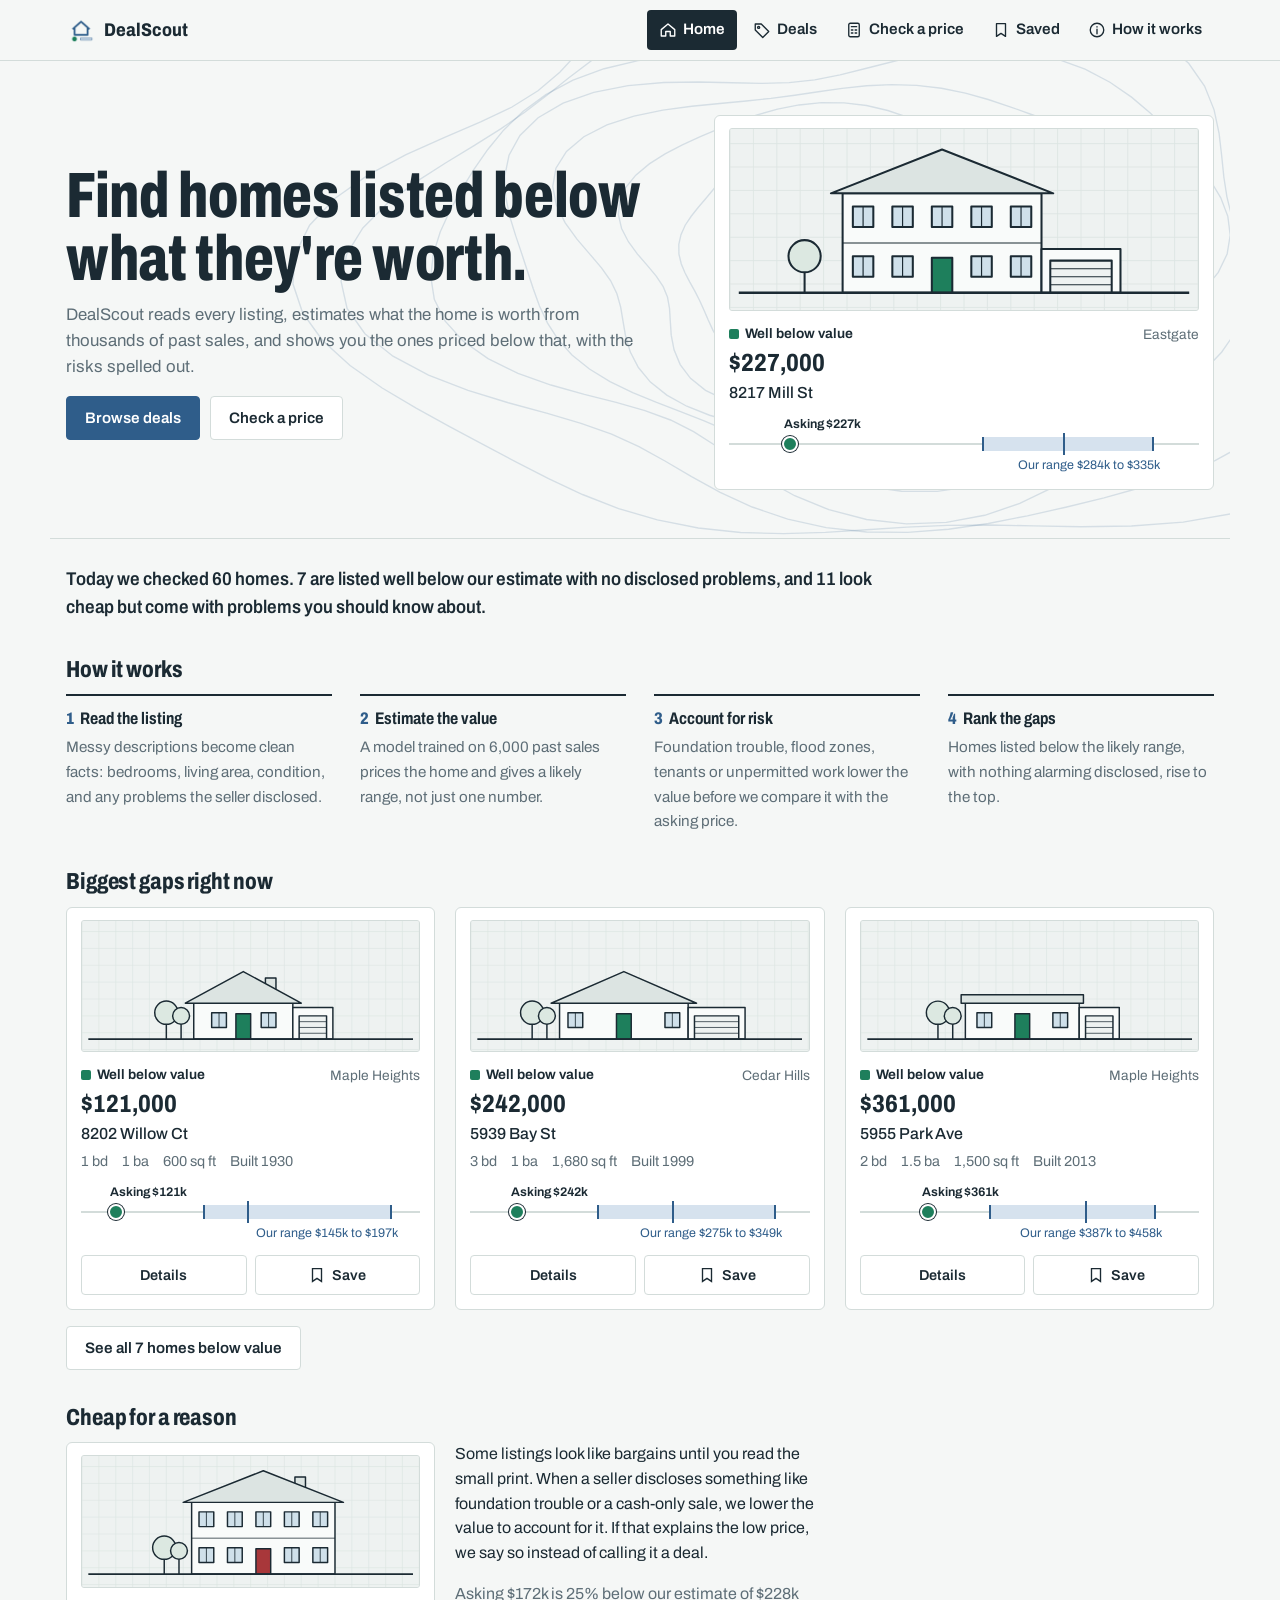
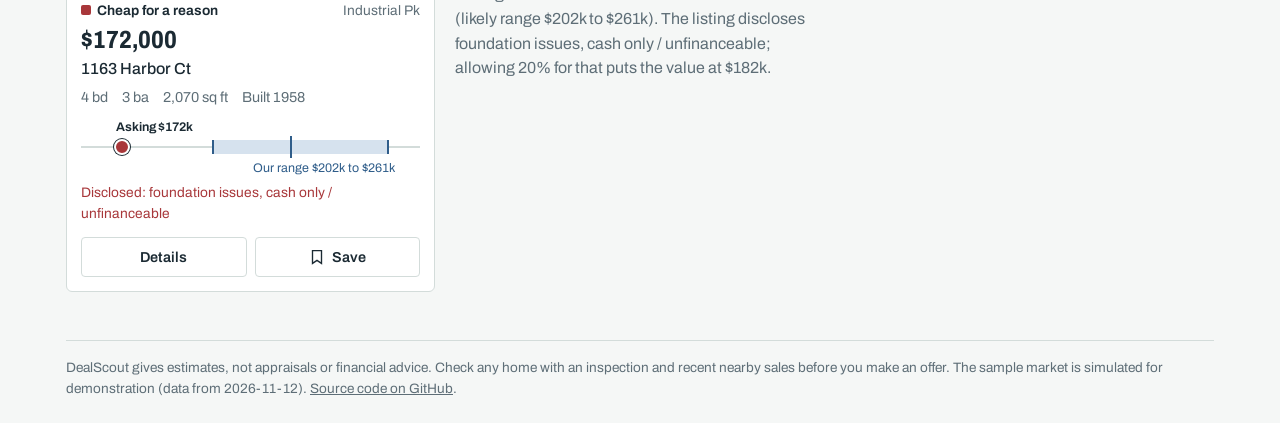
<file: docs/index.html>
<!doctype html>
<html lang="en">
<head>
  <meta charset="utf-8">
  <meta name="viewport" content="width=device-width, initial-scale=1, viewport-fit=cover">
  <title>DealScout: homes listed below what they're worth</title>
  <meta name="description" content="DealScout reads home listings, estimates what each home is worth with a machine-learning model, and shows the ones priced below that, with the risks spelled out.">
  <meta name="theme-color" content="#F5F7F6">
  <meta property="og:title" content="DealScout: homes listed below what they're worth">
  <meta property="og:description" content="Find under-priced homes. Price estimates, likely ranges and risk checks for every listing.">
  <meta property="og:type" content="website">
  <link rel="icon" type="image/png" href="assets/icon.png">
  <link rel="apple-touch-icon" href="assets/icon.png">
  <link rel="preconnect" href="https://fonts.googleapis.com">
  <link rel="preconnect" href="https://fonts.gstatic.com" crossorigin>
  <link href="https://fonts.googleapis.com/css2?family=Archivo:wdth,wght@62..125,300..800&display=swap" rel="stylesheet">
  <link rel="stylesheet" href="css/styles.css">
</head>
<body>
  <a class="skip" href="#app">Skip to content</a>
  <header class="top">
    <div class="top-inner">
      <a class="brand" href="#/" aria-label="DealScout home">
        <img src="assets/icon.png" alt="" width="30" height="30"><span>DealScout</span>
      </a>
      <nav class="nav-desktop" aria-label="Main"></nav>
    </div>
  </header>
  <main id="app" tabindex="-1" aria-live="polite">
    <p class="loading">Loading today's listings</p>
  </main>
  <nav class="tabbar" aria-label="Main"></nav>
  <noscript><p class="wrap">DealScout needs JavaScript to show listings and run price checks.</p></noscript>
  <script type="module" src="js/app.js"></script>
</body>
</html>
</file>
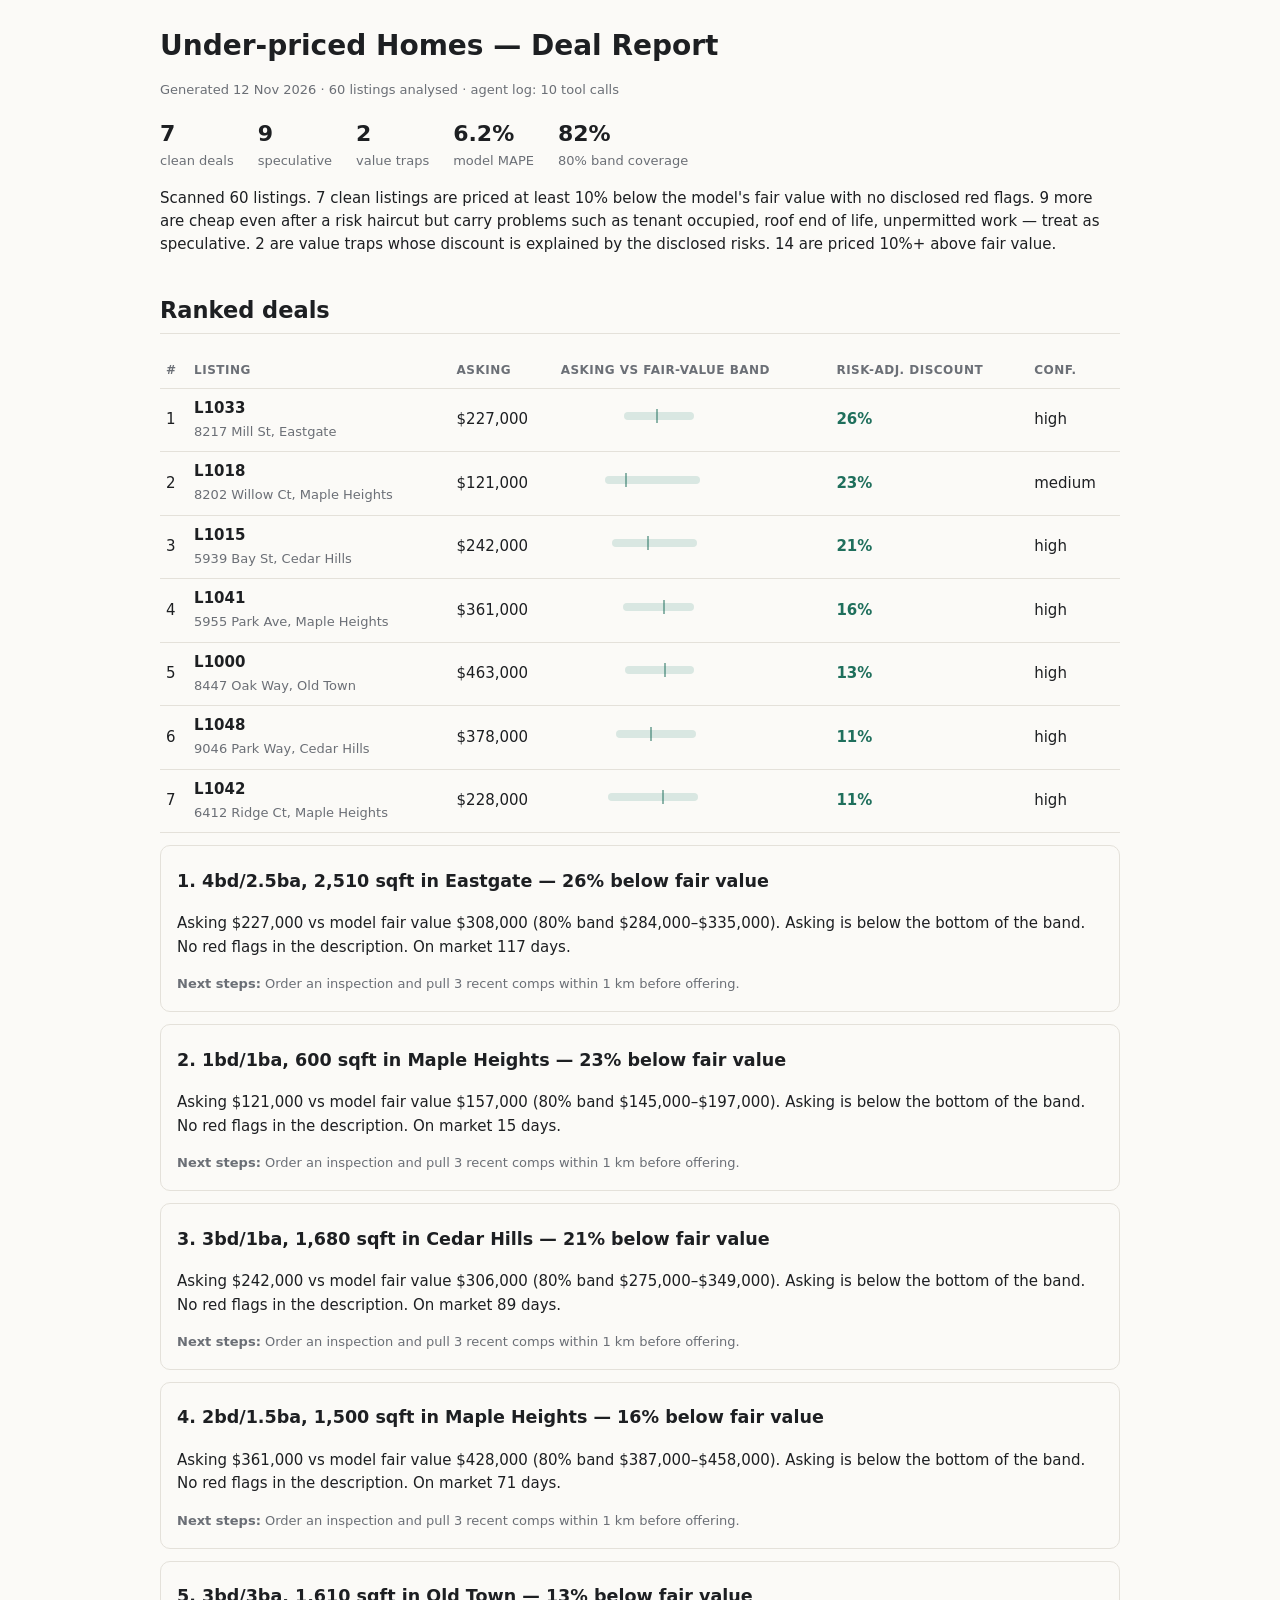
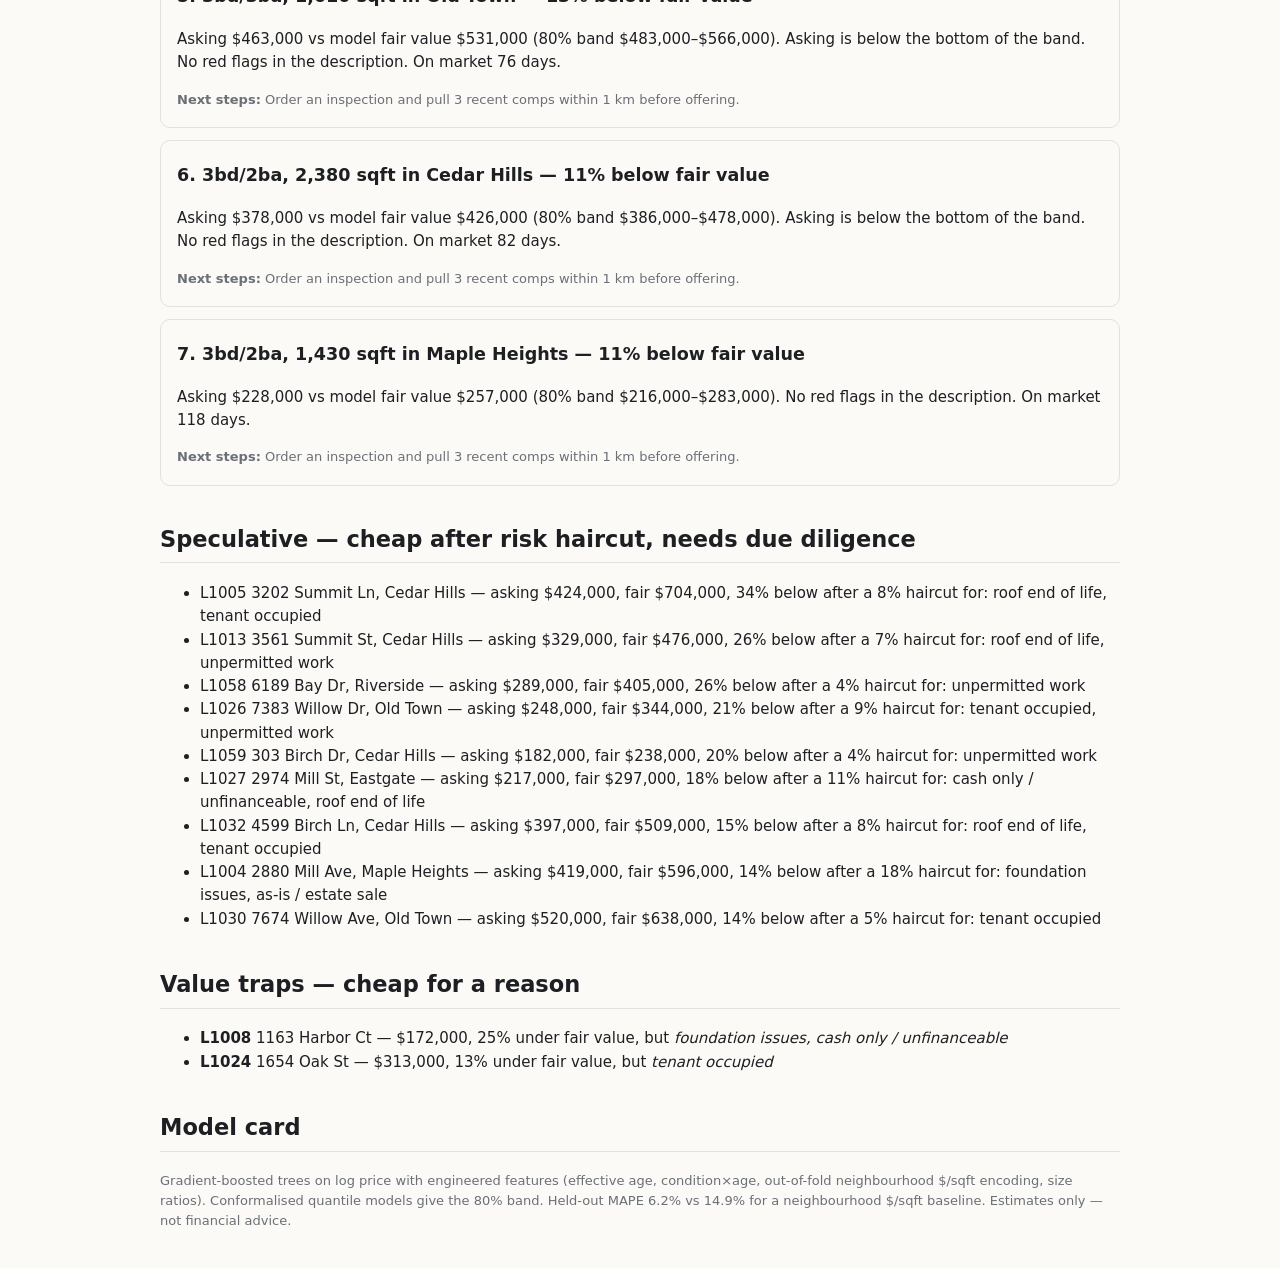
<file: reports/deal_report.html>
<!doctype html><html><head><meta charset=utf-8><meta name=viewport content="width=device-width,initial-scale=1">
<title>Deal Report</title><style>
:root{--bg:#fbfaf7;--fg:#1d1f22;--m:#6b6f76;--line:#e4e1da;--acc:#1f6f5c;--band:#d9e7e2;--ask:#c2410c}
@media (prefers-color-scheme:dark){:root{--bg:#16181b;--fg:#e8e6e1;--m:#9aa0a6;--line:#2c2f34;--acc:#5fc4a8;--band:#24433b;--ask:#fb923c}}
body{background:var(--bg);color:var(--fg);font:15px/1.55 system-ui,sans-serif;max-width:960px;margin:0 auto;padding:24px 16px}
h1{font-size:28px;margin:0} h2{margin-top:36px;border-bottom:1px solid var(--line);padding-bottom:6px}
.m{color:var(--m);font-size:13px} table{width:100%;border-collapse:collapse} td,th{padding:8px 6px;border-bottom:1px solid var(--line);text-align:left;vertical-align:middle}
th{font-size:12px;text-transform:uppercase;letter-spacing:.04em;color:var(--m)} .g{color:var(--acc);font-weight:700}
.card{border:1px solid var(--line);border-radius:10px;padding:4px 16px;margin:12px 0} .wrap{overflow-x:auto}
.kpi{display:flex;gap:24px;flex-wrap:wrap;margin:16px 0} .kpi div{font-size:13px;color:var(--m)} .kpi b{display:block;font-size:22px;color:var(--fg)}
</style></head><body>
<h1>Under-priced Homes — Deal Report</h1><p class=m>Generated 12 Nov 2026 · 60 listings analysed · agent log: 10 tool calls</p>
<div class=kpi><div><b>7</b>clean deals</div><div><b>9</b>speculative</div><div><b>2</b>value traps</div>
<div><b>6.2%</b>model MAPE</div><div><b>82%</b>80% band coverage</div></div>
<p>Scanned 60 listings. 7 clean listings are priced at least 10% below the model&#x27;s fair value with no disclosed red flags. 9 more are cheap even after a risk haircut but carry problems such as tenant occupied, roof end of life, unpermitted work — treat as speculative. 2 are value traps whose discount is explained by the disclosed risks. 14 are priced 10%+ above fair value.</p>
<h2>Ranked deals</h2><div class=wrap><table><tr><th>#</th><th>Listing</th><th>Asking</th><th>Asking vs fair-value band</th><th>Risk-adj. discount</th><th>Conf.</th></tr><tr><td>1</td><td><b>L1033</b><br><span class=m>8217 Mill St, Eastgate</span></td><td>$227,000</td><td><svg width=160 height=22 role=img aria-label="asking vs band"><rect x=63 y=7 width=70 height=8 rx=4 fill="var(--band)"/><line x1=96 x2=96 y1=4 y2=18 stroke="var(--acc)" stroke-width=2/><circle cx=4 cy=11 r=4.5 fill="var(--ask)"/></svg></td><td class=g>26%</td><td>high</td></tr><tr><td>2</td><td><b>L1018</b><br><span class=m>8202 Willow Ct, Maple Heights</span></td><td>$121,000</td><td><svg width=160 height=22 role=img aria-label="asking vs band"><rect x=44 y=7 width=95 height=8 rx=4 fill="var(--band)"/><line x1=65 x2=65 y1=4 y2=18 stroke="var(--acc)" stroke-width=2/><circle cx=4 cy=11 r=4.5 fill="var(--ask)"/></svg></td><td class=g>23%</td><td>medium</td></tr><tr><td>3</td><td><b>L1015</b><br><span class=m>5939 Bay St, Cedar Hills</span></td><td>$242,000</td><td><svg width=160 height=22 role=img aria-label="asking vs band"><rect x=51 y=7 width=85 height=8 rx=4 fill="var(--band)"/><line x1=87 x2=87 y1=4 y2=18 stroke="var(--acc)" stroke-width=2/><circle cx=13 cy=11 r=4.5 fill="var(--ask)"/></svg></td><td class=g>21%</td><td>high</td></tr><tr><td>4</td><td><b>L1041</b><br><span class=m>5955 Park Ave, Maple Heights</span></td><td>$361,000</td><td><svg width=160 height=22 role=img aria-label="asking vs band"><rect x=62 y=7 width=71 height=8 rx=4 fill="var(--band)"/><line x1=103 x2=103 y1=4 y2=18 stroke="var(--acc)" stroke-width=2/><circle cx=36 cy=11 r=4.5 fill="var(--ask)"/></svg></td><td class=g>16%</td><td>high</td></tr><tr><td>5</td><td><b>L1000</b><br><span class=m>8447 Oak Way, Old Town</span></td><td>$463,000</td><td><svg width=160 height=22 role=img aria-label="asking vs band"><rect x=64 y=7 width=69 height=8 rx=4 fill="var(--band)"/><line x1=104 x2=104 y1=4 y2=18 stroke="var(--acc)" stroke-width=2/><circle cx=47 cy=11 r=4.5 fill="var(--ask)"/></svg></td><td class=g>13%</td><td>high</td></tr><tr><td>6</td><td><b>L1048</b><br><span class=m>9046 Park Way, Cedar Hills</span></td><td>$378,000</td><td><svg width=160 height=22 role=img aria-label="asking vs band"><rect x=55 y=7 width=80 height=8 rx=4 fill="var(--band)"/><line x1=90 x2=90 y1=4 y2=18 stroke="var(--acc)" stroke-width=2/><circle cx=48 cy=11 r=4.5 fill="var(--ask)"/></svg></td><td class=g>11%</td><td>high</td></tr><tr><td>7</td><td><b>L1042</b><br><span class=m>6412 Ridge Ct, Maple Heights</span></td><td>$228,000</td><td><svg width=160 height=22 role=img aria-label="asking vs band"><rect x=47 y=7 width=90 height=8 rx=4 fill="var(--band)"/><line x1=102 x2=102 y1=4 y2=18 stroke="var(--acc)" stroke-width=2/><circle cx=63 cy=11 r=4.5 fill="var(--ask)"/></svg></td><td class=g>11%</td><td>high</td></tr></table></div>
<section class=card><h3>1. 4bd/2.5ba, 2,510 sqft in Eastgate — 26% below fair value</h3><p>Asking $227,000 vs model fair value $308,000 (80% band $284,000–$335,000). Asking is below the bottom of the band. No red flags in the description. On market 117 days.</p><p class=m><b>Next steps:</b> Order an inspection and pull 3 recent comps within 1 km before offering.</p></section><section class=card><h3>2. 1bd/1ba, 600 sqft in Maple Heights — 23% below fair value</h3><p>Asking $121,000 vs model fair value $157,000 (80% band $145,000–$197,000). Asking is below the bottom of the band. No red flags in the description. On market 15 days.</p><p class=m><b>Next steps:</b> Order an inspection and pull 3 recent comps within 1 km before offering.</p></section><section class=card><h3>3. 3bd/1ba, 1,680 sqft in Cedar Hills — 21% below fair value</h3><p>Asking $242,000 vs model fair value $306,000 (80% band $275,000–$349,000). Asking is below the bottom of the band. No red flags in the description. On market 89 days.</p><p class=m><b>Next steps:</b> Order an inspection and pull 3 recent comps within 1 km before offering.</p></section><section class=card><h3>4. 2bd/1.5ba, 1,500 sqft in Maple Heights — 16% below fair value</h3><p>Asking $361,000 vs model fair value $428,000 (80% band $387,000–$458,000). Asking is below the bottom of the band. No red flags in the description. On market 71 days.</p><p class=m><b>Next steps:</b> Order an inspection and pull 3 recent comps within 1 km before offering.</p></section><section class=card><h3>5. 3bd/3ba, 1,610 sqft in Old Town — 13% below fair value</h3><p>Asking $463,000 vs model fair value $531,000 (80% band $483,000–$566,000). Asking is below the bottom of the band. No red flags in the description. On market 76 days.</p><p class=m><b>Next steps:</b> Order an inspection and pull 3 recent comps within 1 km before offering.</p></section><section class=card><h3>6. 3bd/2ba, 2,380 sqft in Cedar Hills — 11% below fair value</h3><p>Asking $378,000 vs model fair value $426,000 (80% band $386,000–$478,000). Asking is below the bottom of the band. No red flags in the description. On market 82 days.</p><p class=m><b>Next steps:</b> Order an inspection and pull 3 recent comps within 1 km before offering.</p></section><section class=card><h3>7. 3bd/2ba, 1,430 sqft in Maple Heights — 11% below fair value</h3><p>Asking $228,000 vs model fair value $257,000 (80% band $216,000–$283,000). No red flags in the description. On market 118 days.</p><p class=m><b>Next steps:</b> Order an inspection and pull 3 recent comps within 1 km before offering.</p></section><h2>Speculative — cheap after risk haircut, needs due diligence</h2><ul><li>L1005 3202 Summit Ln, Cedar Hills — asking $424,000, fair $704,000, 34% below after a 8% haircut for: roof end of life, tenant occupied</li><li>L1013 3561 Summit St, Cedar Hills — asking $329,000, fair $476,000, 26% below after a 7% haircut for: roof end of life, unpermitted work</li><li>L1058 6189 Bay Dr, Riverside — asking $289,000, fair $405,000, 26% below after a 4% haircut for: unpermitted work</li><li>L1026 7383 Willow Dr, Old Town — asking $248,000, fair $344,000, 21% below after a 9% haircut for: tenant occupied, unpermitted work</li><li>L1059 303 Birch Dr, Cedar Hills — asking $182,000, fair $238,000, 20% below after a 4% haircut for: unpermitted work</li><li>L1027 2974 Mill St, Eastgate — asking $217,000, fair $297,000, 18% below after a 11% haircut for: cash only / unfinanceable, roof end of life</li><li>L1032 4599 Birch Ln, Cedar Hills — asking $397,000, fair $509,000, 15% below after a 8% haircut for: roof end of life, tenant occupied</li><li>L1004 2880 Mill Ave, Maple Heights — asking $419,000, fair $596,000, 14% below after a 18% haircut for: foundation issues, as-is / estate sale</li><li>L1030 7674 Willow Ave, Old Town — asking $520,000, fair $638,000, 14% below after a 5% haircut for: tenant occupied</li></ul>
<h2>Value traps — cheap for a reason</h2><ul><li><b>L1008</b> 1163 Harbor Ct — $172,000, 25% under fair value, but <i>foundation issues, cash only / unfinanceable</i></li><li><b>L1024</b> 1654 Oak St — $313,000, 13% under fair value, but <i>tenant occupied</i></li></ul>
<h2>Model card</h2><p class=m>Gradient-boosted trees on log price with engineered features (effective age, condition×age,
out-of-fold neighbourhood $/sqft encoding, size ratios). Conformalised quantile models give the 80% band.
Held-out MAPE 6.2% vs 14.9% for a neighbourhood $/sqft baseline.
Estimates only — not financial advice.</p></body></html>
</file>
<file: docs/css/styles.css>
/* DealScout static site. Mobile first; the survey-drawing palette matches the Streamlit app. */
:root {
  --paper: #F5F7F6; --card: #FFFFFF; --ink: #1B2A33; --muted: #5E6E77; --line: #D3DCDA;
  --survey: #2F5D8A; --survey-light: #D6E2EE; --survey-dark: #234A70;
  --green: #1E7F5C; --amber: #B9741A; --red: #A8373A;
  --radius: 6px; --gutter: 16px; --tabbar: 64px;
  --font: 'Archivo', system-ui, -apple-system, 'Segoe UI', sans-serif;
  color-scheme: light;
}
*, *::before, *::after { box-sizing: border-box; }
html { -webkit-text-size-adjust: 100%; }
body { margin: 0; background: var(--paper); color: var(--ink); font: 400 16px/1.55 var(--font);
  padding-bottom: calc(var(--tabbar) + env(safe-area-inset-bottom)); overflow-x: hidden; }
img, svg { max-width: 100%; display: block; }
a { color: var(--survey); }
h1, h2, h3 { font-stretch: 78%; font-weight: 760; line-height: 1.1; margin: 0 0 .5em; letter-spacing: -.005em; }
h1 { font-size: 1.9rem; }
h2 { font-size: 1.45rem; margin-top: 2.2rem; }
h3 { font-size: 1.1rem; }
p { margin: 0 0 1em; max-width: 68ch; }
.muted { color: var(--muted); }
.num, .price, .gap-lab, .metric b, td.n { font-variant-numeric: tabular-nums; }
:focus-visible { outline: 2px solid var(--survey); outline-offset: 2px; border-radius: 3px; }
.skip { position: absolute; left: -999px; top: 8px; background: var(--ink); color: #fff; padding: 8px 12px; z-index: 50; }
.skip:focus { left: 8px; }
.wrap, main { max-width: 1180px; margin: 0 auto; padding: 0 var(--gutter); }
#check-result, .toolbar, #results { scroll-margin-top: 72px; }
main { min-height: 70vh; outline: none; padding-top: 1rem; }
.loading { color: var(--muted); padding: 3rem 0; }

/* header + navigation */
.top { position: sticky; top: 0; z-index: 20; background: rgba(245, 247, 246, .94); backdrop-filter: blur(6px);
  border-bottom: 1px solid var(--line); }
.top-inner { max-width: 1180px; margin: 0 auto; padding: 10px var(--gutter); display: flex; align-items: center;
  justify-content: space-between; }
.brand { display: flex; align-items: center; gap: 8px; text-decoration: none; color: var(--ink);
  font-weight: 760; font-stretch: 85%; font-size: 1.15rem; }
.nav-desktop { display: none; }
.tabbar { position: fixed; left: 0; right: 0; bottom: 0; z-index: 30; display: grid;
  grid-template-columns: repeat(5, 1fr); background: var(--card); border-top: 1px solid var(--line);
  padding-bottom: env(safe-area-inset-bottom); }
.tabbar a { display: flex; flex-direction: column; align-items: center; justify-content: center; gap: 2px;
  height: var(--tabbar); color: var(--muted); text-decoration: none; font-size: .72rem; font-weight: 600; }
.tabbar a svg, .nav-desktop a svg { width: 22px; height: 22px; fill: none; stroke: currentColor; stroke-width: 1.8;
  stroke-linecap: round; stroke-linejoin: round; }
.tabbar a[aria-current="page"] { color: var(--survey); }
.tabbar .count, .nav-desktop .count { font-variant-numeric: tabular-nums; }

/* buttons, chips, form controls */
.btn { display: inline-flex; align-items: center; justify-content: center; gap: 6px; min-height: 44px;
  padding: 0 18px; border-radius: 4px; border: 1px solid var(--line); background: var(--card); color: var(--ink);
  font: 600 .95rem var(--font); text-decoration: none; cursor: pointer; }
.btn:hover { border-color: var(--survey); }
.btn.primary { background: var(--survey); border-color: var(--survey); color: #fff; }
.btn.primary:hover { background: var(--survey-dark); }
.btn.small { min-height: 40px; padding: 0 12px; font-size: .9rem; }
.btn svg { width: 18px; height: 18px; fill: none; stroke: currentColor; stroke-width: 1.8; }
.btn[aria-pressed="true"] { background: var(--ink); border-color: var(--ink); color: #fff; }
.btn[aria-pressed="true"] svg { fill: currentColor; }
.btn-row { display: flex; flex-wrap: wrap; gap: 10px; }
.chips { display: flex; flex-wrap: wrap; gap: 8px; }
.chip { min-height: 38px; padding: 0 12px; border-radius: 19px; border: 1px solid var(--line); background: var(--card);
  font: 500 .88rem var(--font); color: var(--ink); cursor: pointer; display: inline-flex; align-items: center; gap: 6px; }
.chip i { width: 9px; height: 9px; border-radius: 2px; display: inline-block; }
.chip[aria-pressed="true"] { border-color: var(--ink); box-shadow: inset 0 0 0 1px var(--ink); font-weight: 650; }
label { display: block; font-weight: 600; font-size: .9rem; margin-bottom: 4px; }
select, input, textarea { width: 100%; min-height: 44px; border: 1px solid var(--line); border-radius: 4px;
  background: var(--card); color: var(--ink); font: 400 1rem var(--font); padding: 8px 10px; }
textarea { min-height: 150px; resize: vertical; line-height: 1.5; }
.field { margin-bottom: 14px; }
.field-row { display: grid; grid-template-columns: 1fr 1fr; gap: 12px; }
.seg { display: inline-flex; border: 1px solid var(--line); border-radius: 4px; overflow: hidden; background: var(--card); }
.seg button { min-height: 40px; padding: 0 14px; border: 0; background: none; font: 600 .9rem var(--font);
  color: var(--muted); cursor: pointer; }
.seg button + button { border-left: 1px solid var(--line); }
.seg button[aria-pressed="true"] { background: var(--ink); color: #fff; }

/* hero */
.hero { margin: -1rem calc(-1 * var(--gutter)) 0; padding: 1.8rem var(--gutter) 2rem;
  background: url("../assets/contours.svg") 70% center / 240% auto no-repeat; border-bottom: 1px solid var(--line); }
.hero-grid { display: grid; gap: 1.6rem; max-width: 1180px; margin: 0 auto; }
.hero h1 { font-size: 2.35rem; font-stretch: 72%; font-weight: 800; line-height: .98; max-width: 11em; margin-bottom: .7rem; }
.lede { font-size: 1.05rem; color: var(--muted); max-width: 34em; }
.summary-line { font-size: 1.15rem; font-weight: 600; font-stretch: 90%; margin: 1.6rem 0 0; max-width: 46em; }

/* steps (a real sequence, so numbered) */
.steps { display: grid; gap: 18px; margin-top: .4rem; }
.step { border-top: 2px solid var(--ink); padding-top: .6rem; }
.step b { display: block; font-stretch: 80%; font-size: 1.05rem; margin-bottom: .2rem; }
.step b em { font-style: normal; font-weight: 800; color: var(--survey); margin-right: .35rem; }
.step span { color: var(--muted); font-size: .95rem; }

/* cards */
.grid { display: grid; grid-template-columns: 1fr; gap: 16px; }
.card { background: var(--card); border: 1px solid var(--line); border-radius: var(--radius); padding: 12px 14px 14px;
  display: flex; flex-direction: column; gap: 4px; min-width: 0; }
.elev { display: block; border: 1px solid var(--line); border-radius: 3px; overflow: hidden; background: #EEF2F1; line-height: 0; }
.elev svg { width: 100%; height: auto; }
.card-top { display: flex; justify-content: space-between; align-items: baseline; gap: 8px; margin-top: 8px; font-size: .86rem; }
.badge { display: inline-flex; align-items: center; gap: 6px; font-weight: 650; }
.badge i { width: 10px; height: 10px; border-radius: 2px; display: inline-block; flex: none; }
.hood { color: var(--muted); text-align: right; }
.price { font-size: 1.55rem; font-weight: 760; font-stretch: 80%; line-height: 1.1; }
.addr { color: var(--ink); font-weight: 500; text-decoration: none; }
.addr:hover { text-decoration: underline; }
.specs { display: flex; flex-wrap: wrap; gap: 2px 14px; color: var(--muted); font-size: .9rem; }
.flags { color: var(--red); font-size: .86rem; }
.card-actions { display: grid; grid-template-columns: 1fr 1fr; gap: 8px; margin-top: 8px; }
.card-actions .btn { width: 100%; }

/* the price gap bar */
.gap { position: relative; height: 58px; margin: 6px 0 2px; }
.gap-track { position: absolute; left: 0; right: 0; top: 28px; height: 2px; background: var(--line); }
.gap-band { position: absolute; top: 22px; height: 14px; background: var(--survey-light);
  border-left: 2px solid var(--survey); border-right: 2px solid var(--survey); }
.gap-tick { position: absolute; top: 18px; width: 2px; height: 22px; background: var(--survey); }
.gap-dot { position: absolute; top: 21px; width: 16px; height: 16px; border-radius: 50%; border: 2px solid #fff;
  box-shadow: 0 0 0 1px var(--ink); transform: translateX(-50%); }
.gap-lab { position: absolute; font-size: .78rem; white-space: nowrap; }
.gap-lab.ask { top: 0; font-weight: 650; }
.gap-lab.est { top: 41px; color: var(--survey); }

/* deals page */
.filters { background: var(--card); border: 1px solid var(--line); border-radius: var(--radius); margin: 1rem 0; }
.filters summary { list-style: none; cursor: pointer; padding: 12px 14px; font-weight: 650; display: flex;
  justify-content: space-between; align-items: center; min-height: 48px; }
.filters summary::-webkit-details-marker { display: none; }
.filters summary::after { content: ""; width: 9px; height: 9px; border-right: 2px solid var(--ink);
  border-bottom: 2px solid var(--ink); transform: rotate(45deg); margin-right: 4px; transition: transform .15s; }
.filters[open] summary::after { transform: rotate(-135deg); }
.filters-body { padding: 0 14px 14px; display: grid; gap: 14px; }
.filter-grid { display: grid; grid-template-columns: 1fr 1fr; gap: 12px; }
.toolbar { display: flex; justify-content: space-between; align-items: center; gap: 12px; flex-wrap: wrap; margin: .6rem 0 1rem; }
.more { display: flex; justify-content: center; margin: 1.4rem 0; }
.empty { border: 1px dashed var(--line); border-radius: var(--radius); padding: 1.6rem 1.2rem; background: var(--card); }
.empty p { margin-bottom: .8rem; }
#map { height: 62vh; min-height: 360px; border: 1px solid var(--line); border-radius: var(--radius); background: #EEF2F1; }
.legend { display: flex; flex-wrap: wrap; gap: 6px 14px; font-size: .85rem; margin-bottom: 10px; }
.leaflet-popup-content { font-family: var(--font); font-size: .9rem; line-height: 1.45; }
.scroll { overflow-x: auto; -webkit-overflow-scrolling: touch; border: 1px solid var(--line); border-radius: var(--radius);
  background: var(--card); }
table { border-collapse: collapse; width: 100%; font-size: .9rem; }
th, td { padding: 9px 12px; text-align: left; border-bottom: 1px solid var(--line); white-space: nowrap; }
th { font-weight: 650; color: var(--muted); font-size: .82rem; background: #FAFBFB; position: sticky; top: 0; }
td.n, th.n { text-align: right; }
tr:last-child td { border-bottom: 0; }
td a { color: var(--ink); font-weight: 600; }

/* detail page */
.back { display: inline-flex; align-items: center; gap: 4px; min-height: 44px; text-decoration: none; font-weight: 600; }
.detail { display: grid; gap: 20px; }
.detail .elev { border-radius: var(--radius); }
.metrics { display: grid; grid-template-columns: 1fr 1fr; gap: 10px; margin: 12px 0; }
.metric { background: var(--card); border: 1px solid var(--line); border-radius: var(--radius); padding: 10px 12px; }
.metric span { display: block; color: var(--muted); font-size: .82rem; }
.metric b { font-size: 1.2rem; font-stretch: 85%; }
.facts { margin: 0; padding-left: 1.1rem; }
.quote { border-left: 3px solid var(--line); padding-left: 12px; color: var(--muted); }

/* compare */
.compare th:first-child, .compare td:first-child { position: sticky; left: 0; background: #FAFBFB; z-index: 1;
  font-weight: 600; color: var(--muted); }
.compare td { white-space: normal; min-width: 150px; vertical-align: top; }
.compare-heads { display: grid; gap: 12px; grid-auto-flow: column; grid-auto-columns: minmax(200px, 1fr); overflow-x: auto;
  padding-bottom: 6px; }

/* how it works */
.bars { display: grid; gap: 8px; max-width: 640px; }
.bar { display: grid; grid-template-columns: minmax(120px, 42%) 1fr; gap: 10px; align-items: center; font-size: .9rem; }
.bar div { height: 12px; background: var(--survey); border-radius: 0 2px 2px 0; }
.labels p { margin-bottom: .9rem; }
.callout { border: 1px solid var(--line); border-left: 3px solid var(--survey); background: var(--card);
  border-radius: var(--radius); padding: 12px 14px; margin: 1.4rem 0; }

footer.foot { margin-top: 3rem; padding: 1rem 0 1.5rem; border-top: 1px solid var(--line); color: var(--muted); font-size: .85rem; }
footer.foot a { color: var(--muted); }

/* tablets and up */
@media (min-width: 640px) {
  .grid { grid-template-columns: repeat(2, minmax(0, 1fr)); gap: 20px; }
  .steps { grid-template-columns: repeat(2, 1fr); }
  .metrics { grid-template-columns: repeat(4, 1fr); }
  .filter-grid { grid-template-columns: repeat(3, 1fr); }
  h1 { font-size: 2.3rem; }
}
/* desktop: top navigation replaces the tab bar */
@media (min-width: 900px) {
  body { padding-bottom: 0; }
  .tabbar { display: none; }
  .nav-desktop { display: flex; gap: 4px; }
  .nav-desktop a { display: inline-flex; align-items: center; gap: 6px; padding: 8px 12px; border-radius: 4px;
    color: var(--ink); text-decoration: none; font-weight: 600; font-size: .95rem; }
  .nav-desktop a svg { width: 18px; height: 18px; }
  .nav-desktop a[aria-current="page"] { background: var(--ink); color: #fff; }
  .grid { grid-template-columns: repeat(3, minmax(0, 1fr)); }
  .steps { grid-template-columns: repeat(4, 1fr); gap: 28px; }
  .hero { padding: 3.4rem var(--gutter) 3rem; background-size: cover; background-position: right center; }
  .hero-grid { grid-template-columns: minmax(0, 1.2fr) minmax(0, 1fr); align-items: center; gap: 3rem; }
  .hero h1 { font-size: 4rem; }
  .detail { grid-template-columns: minmax(0, 1.1fr) minmax(0, 1fr); align-items: start; gap: 36px; }
  .filters-body { grid-template-columns: 1fr; }
  .filter-grid { grid-template-columns: repeat(3, 1fr); }
}
@media (prefers-reduced-motion: reduce) { * { transition: none !important; } }
</file>
